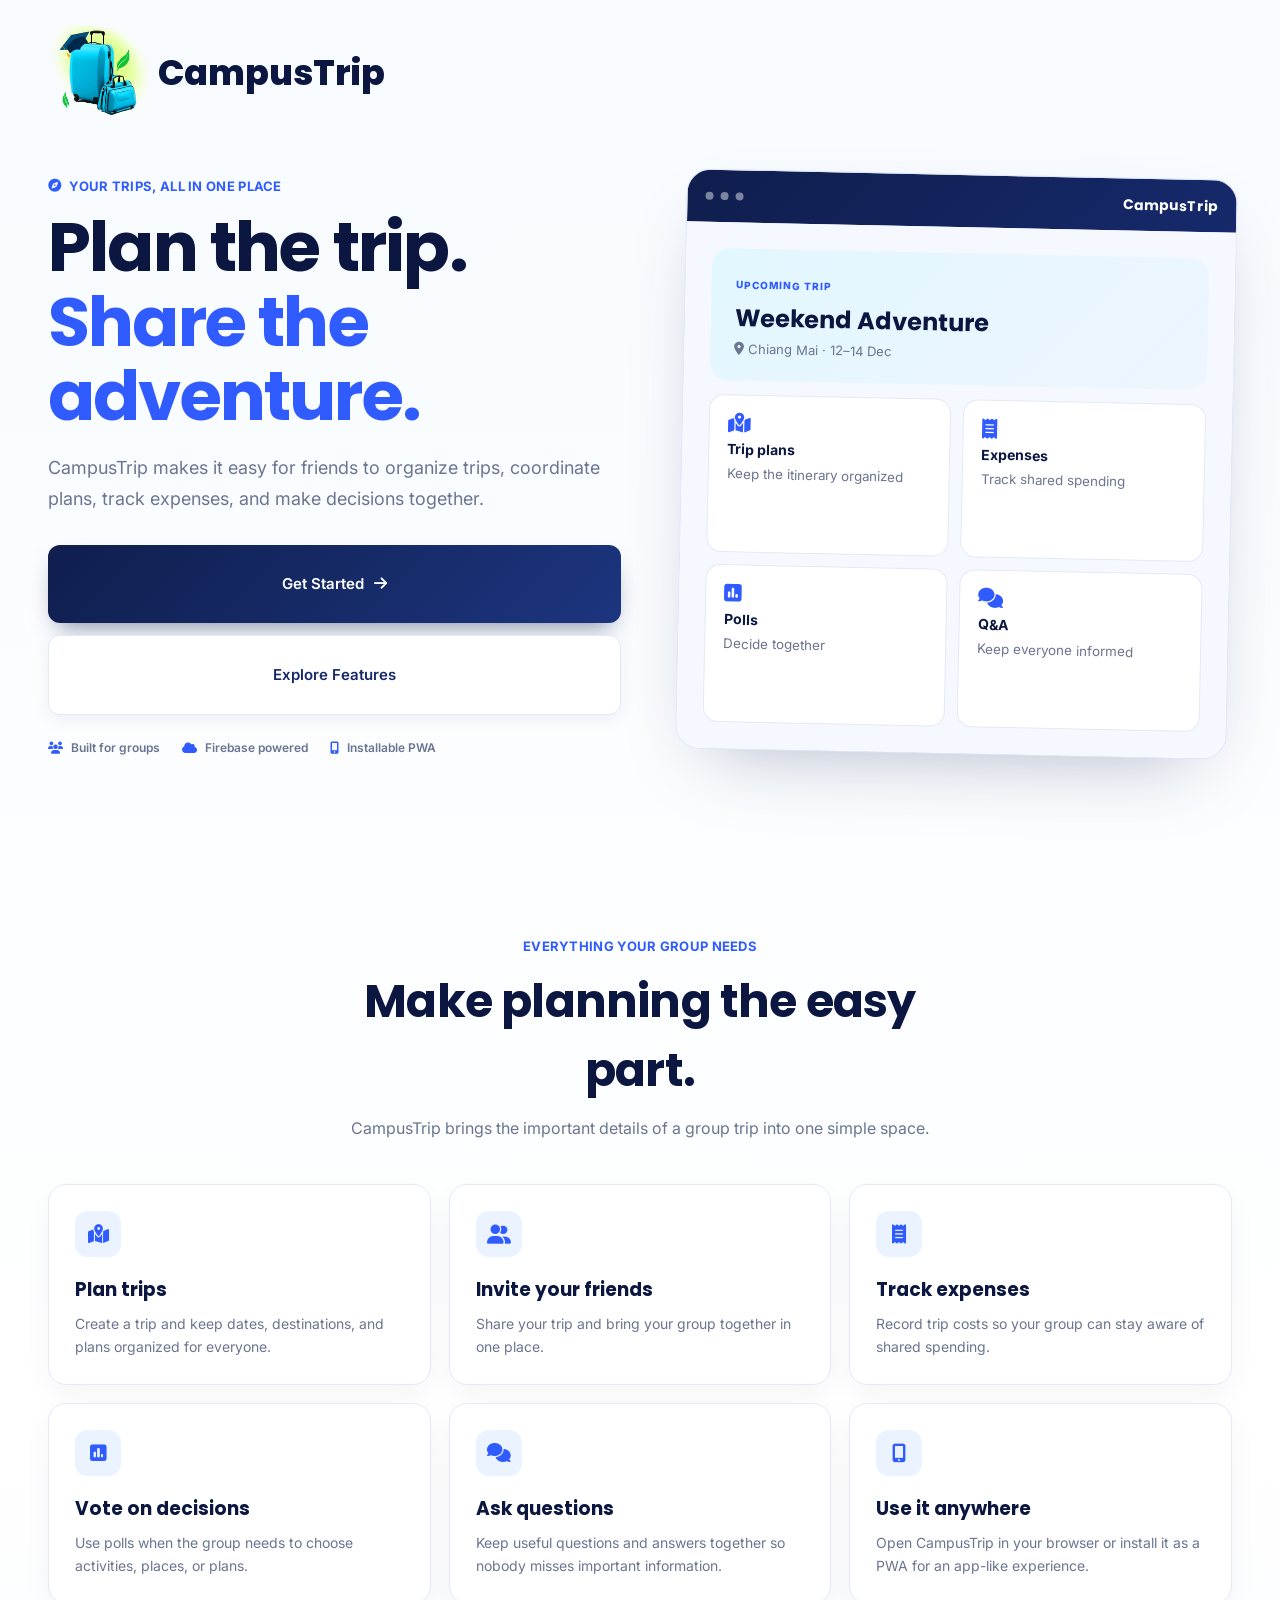
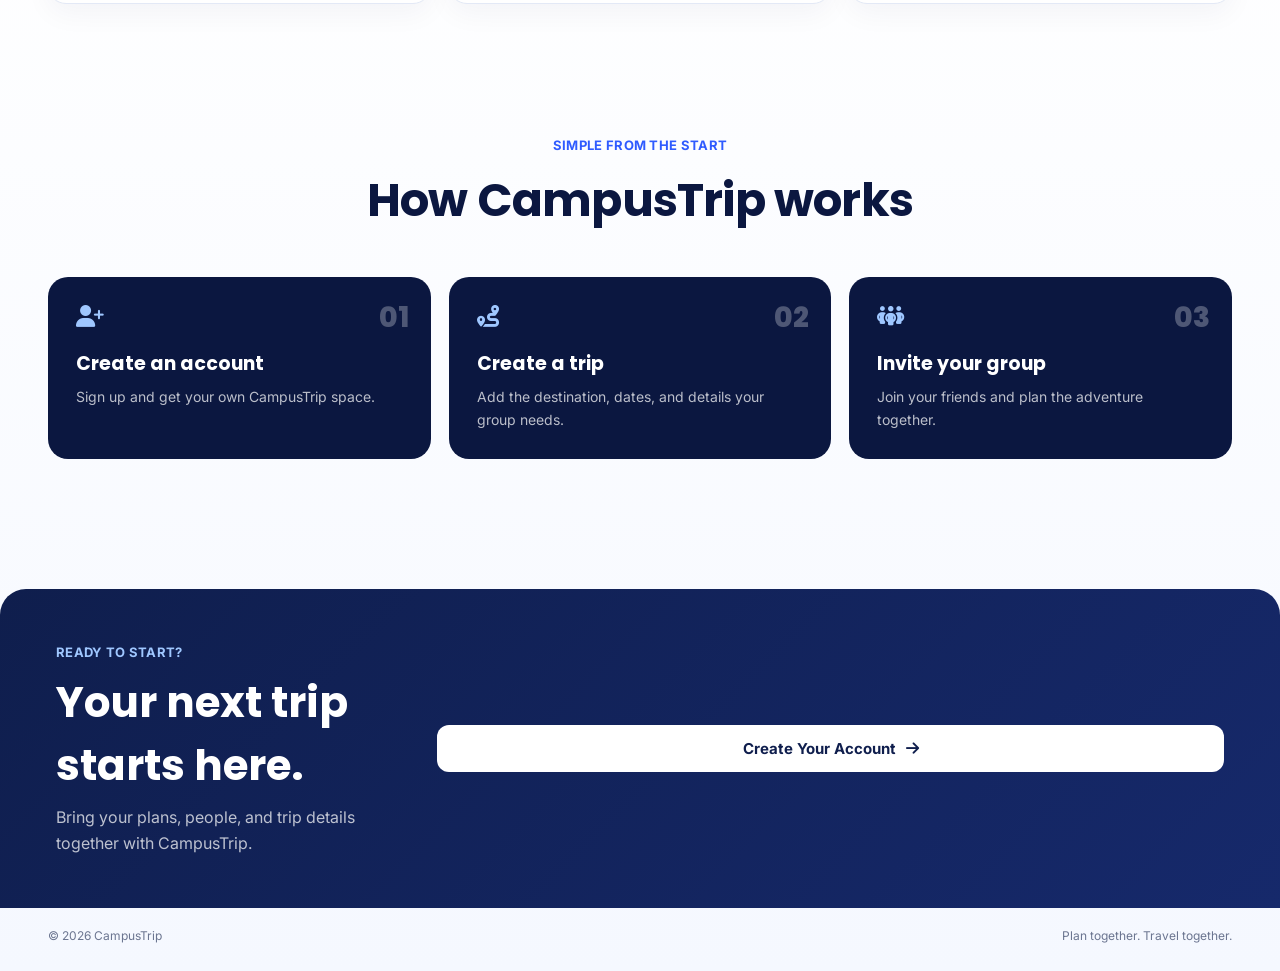
<file: index.html>
<!DOCTYPE html>
<html lang="en">
<head>
  <meta charset="UTF-8">
  <meta name="viewport" content="width=device-width, initial-scale=1.0">
  <meta name="description" content="CampusTrip helps students plan, organize, and enjoy trips together.">
  <meta name="theme-color" content="#0f1e4d">
  <link rel="manifest" href="manifest.json">
  <link rel="apple-touch-icon" href="assets/icon-192.png">
  <title>CampusTrip — Plan trips together</title>
  <link rel="stylesheet" href="css/style.css">
  <link rel="preconnect" href="https://fonts.googleapis.com">
  <link href="https://fonts.googleapis.com/css2?family=Poppins:wght@600;700;800&family=Inter:wght@400;500;600;700&display=swap" rel="stylesheet">
  <link rel="stylesheet" href="https://cdnjs.cloudflare.com/ajax/libs/font-awesome/6.5.1/css/all.min.css">
</head>
<body class="landing-body">
  <div class="landing-page">
    <header class="landing-nav">
      <a class="landing-brand" href="index.html" aria-label="CampusTrip home">
        <img src="assets/icon-192.png" alt="CampusTrip logo">
        <span>CampusTrip</span>
      </a>
    </header>

    <main>
      <section class="landing-hero">
        <div class="hero-copy">
          <span class="eyebrow"><i class="fa-solid fa-compass"></i> Your trips, all in one place</span>
          <h1>Plan the trip.<br><span>Share the adventure.</span></h1>
          <p>CampusTrip makes it easy for friends to organize trips, coordinate plans, track expenses, and make decisions together.</p>
          <div class="hero-actions">
            <a class="btn btn-primary hero-cta" href="splash.html">Get Started <i class="fa-solid fa-arrow-right"></i></a>
            <a class="btn btn-secondary" href="#features">Explore Features</a>
          </div>
          <div class="hero-trust">
            <span><i class="fa-solid fa-users"></i> Built for groups</span>
            <span><i class="fa-solid fa-cloud"></i> Firebase powered</span>
            <span><i class="fa-solid fa-mobile-screen-button"></i> Installable PWA</span>
          </div>
        </div>
        <div class="hero-visual" aria-label="CampusTrip feature preview">
          <div class="preview-window">
            <div class="preview-topbar"><span></span><span></span><span></span><strong>CampusTrip</strong></div>
            <div class="preview-content">
              <div class="preview-welcome"><small>UPCOMING TRIP</small><h3>Weekend Adventure</h3><p><i class="fa-solid fa-location-dot"></i> Chiang Mai · 12–14 Dec</p></div>
              <div class="preview-grid">
                <div class="preview-card"><i class="fa-solid fa-map-location-dot"></i><b>Trip plans</b><small>Keep the itinerary organized</small></div>
                <div class="preview-card"><i class="fa-solid fa-receipt"></i><b>Expenses</b><small>Track shared spending</small></div>
                <div class="preview-card"><i class="fa-solid fa-square-poll-vertical"></i><b>Polls</b><small>Decide together</small></div>
                <div class="preview-card"><i class="fa-solid fa-comments"></i><b>Q&amp;A</b><small>Keep everyone informed</small></div>
              </div>
            </div>
          </div>
        </div>
      </section>

      <section class="feature-section" id="features">
        <div class="section-heading">
          <span class="eyebrow">Everything your group needs</span>
          <h2>Make planning the easy part.</h2>
          <p>CampusTrip brings the important details of a group trip into one simple space.</p>
        </div>
        <div class="feature-grid">
          <article class="feature-card"><div class="feature-icon"><i class="fa-solid fa-map-location-dot"></i></div><h3>Plan trips</h3><p>Create a trip and keep dates, destinations, and plans organized for everyone.</p></article>
          <article class="feature-card"><div class="feature-icon"><i class="fa-solid fa-user-group"></i></div><h3>Invite your friends</h3><p>Share your trip and bring your group together in one place.</p></article>
          <article class="feature-card"><div class="feature-icon"><i class="fa-solid fa-receipt"></i></div><h3>Track expenses</h3><p>Record trip costs so your group can stay aware of shared spending.</p></article>
          <article class="feature-card"><div class="feature-icon"><i class="fa-solid fa-square-poll-vertical"></i></div><h3>Vote on decisions</h3><p>Use polls when the group needs to choose activities, places, or plans.</p></article>
          <article class="feature-card"><div class="feature-icon"><i class="fa-solid fa-comments"></i></div><h3>Ask questions</h3><p>Keep useful questions and answers together so nobody misses important information.</p></article>
          <article class="feature-card"><div class="feature-icon"><i class="fa-solid fa-mobile-screen-button"></i></div><h3>Use it anywhere</h3><p>Open CampusTrip in your browser or install it as a PWA for an app-like experience.</p></article>
        </div>
      </section>

      <section class="how-section" id="how-it-works">
        <div class="section-heading">
          <span class="eyebrow">Simple from the start</span>
          <h2>How CampusTrip works</h2>
        </div>
        <div class="steps-grid">
          <div class="step"><span>01</span><i class="fa-solid fa-user-plus"></i><h3>Create an account</h3><p>Sign up and get your own CampusTrip space.</p></div>
          <div class="step"><span>02</span><i class="fa-solid fa-route"></i><h3>Create a trip</h3><p>Add the destination, dates, and details your group needs.</p></div>
          <div class="step"><span>03</span><i class="fa-solid fa-people-group"></i><h3>Invite your group</h3><p>Join your friends and plan the adventure together.</p></div>
        </div>
      </section>

      <section class="cta-section">
        <div><span class="eyebrow">Ready to start?</span><h2>Your next trip starts here.</h2><p>Bring your plans, people, and trip details together with CampusTrip.</p></div>
        <a class="btn btn-light" href="signup.html">Create Your Account <i class="fa-solid fa-arrow-right"></i></a>
      </section>
    </main>

    <footer class="landing-footer"><span>© 2026 CampusTrip</span><span>Plan together. Travel together.</span></footer>
  </div>
  <script src="js/pwa.js"></script>
</body>
</html>
</file>
<file: css/style.css>
/* ============================================================
  CampusTrip — Shared Styles
   Design tokens derived from the CampusTrip wireframes:
   deep navy chrome, soft sky-blue canvas, white cards,
   warm orange accent for the primary "add" action.
   ============================================================ */

:root {
  --navy-900: #0b1740;
  --navy-800: #0f1e4d;
  --navy-700: #16296b;
  --navy-600: #1c357f;
  --blue-link: #2f5bff;
  --bg: #fbfbfb;
  --card: #ddf5ff;
  --border: #e3e9f6;
  --text: #16203f;
  --text-muted: #6b7590;
  --text-faint: #98a1bd;
  --orange: #ff6f4d;
  --orange-dark: #ef5a38;
  --success: #1fa971;
  --danger: #e5484d;
  --radius-lg: 20px;
  --radius-md: 14px;
  --radius-sm: 10px;
  --shadow-card: 0 10px 30px -14px rgba(16, 30, 77, 0.18);
  --shadow-pop: 0 18px 40px -16px rgba(16, 30, 77, 0.35);
  --font-display: "Poppins", "Segoe UI", system-ui, sans-serif;
  --font-body: "Inter", "Segoe UI", system-ui, sans-serif;
}

html, body {
  margin: 0;
  padding: 0;
  height: 100%;
  background: var(--bg);
  font-family: var(--font-body);
  color: var(--text);
  -webkit-font-smoothing: antialiased;
}

body {
  padding: 0;
  margin: 0;
}

a { color: inherit; text-decoration: none; }

button { font-family: inherit; cursor: pointer; }

/* ---------- Phone-frame shell ---------- */
.app {
  width: 100%;
  height: 100%;
  min-height: 100dvh;
  border-radius: 0;
  box-shadow: none;
  background: var(--bg);
}

/* ---------- Top bar ---------- */
.topbar {
  background: linear-gradient(135deg, var(--navy-800), var(--navy-700));
  color: #fff;
  padding: 18px 18px;
  display: flex;
  align-items: center;
  gap: 12px;
  min-height: 30px;
  flex-shrink: 0;
}

.bottom-bar {
  background: linear-gradient(135deg, var(--navy-800), var(--navy-700));
  color: #fff;
  padding: 18px 18px;
  display: sticky;
  align-items: center;
  gap: 12px;
  height: 60px;
  flex-shrink: 0;
}

.topbar .icon-btn{
  background: rgba(255,255,255,0.12);
  border: none;
  color: #fff;
  width: 34px;
  height: 34px;
  border-radius: 10px;
  display: flex;
  align-items: center;
  justify-content: center;
  font-size: 18px;
  flex-shrink: 0;
}

.topbar h1 {
  font-family: var(--font-display);
  font-size: 18px;
  font-weight: 600;
  margin: 0;
  flex: 1;
  letter-spacing: 0.2px;
}

.topbar .spacer { flex: 1; }

a { color: inherit; text-decoration: none; }

button { font-family: inherit; cursor: pointer; }


/* ---------- Screen body ---------- */
.screen {
  flex: 1;
  overflow-y: auto;
  padding: 28px clamp(18px, 4vw, 56px) 100px;
  display: flex;
  flex-direction: column;
}

.screen.centered {
  justify-content: center;
}

/* Keep forms comfortable on wide screens while the app itself fills the viewport. */
.screen.centered > form,
.screen.centered > .link-row {
  width: min(100%, 560px);
  margin-left: auto;
  margin-right: auto;
}

.screen.centered > .brand {
  width: min(100%, 560px);
  margin-left: auto;
  margin-right: auto;
}

/* ---------- Splash Screen ---------- */

.splash-screen {
  flex: 1;
  background: linear-gradient(
    135deg,
    var(--navy-800),
    var(--navy-700)
  );

  display: flex;
  align-items: center;
  justify-content: center;

  text-align: center;
}

.splash-content {
  animation: splashFadeIn 1s ease;
}

.splash-logo {
  width: 100px;
  height: 100px;
  border-radius: 20%;
  background: #fff;
  display: flex;
  align-items: center;
  justify-content: center;
  margin: 0 auto 18px;
  box-shadow: var(--shadow-pop);
  overflow: hidden;
}

.splash-logo img {
  width: 90px;
  height: 90px;
  object-fit: contain;
  display: block;
}

.splash-content h1 {
  font-family: var(--font-display);
  font-size: 30px;
  font-weight: 700;

  color: #fff;

  margin: 0;
}

.splash-content p {
  color: rgba(255,255,255,0.75);
  font-size: 13px;

  margin: 8px 0 0;
}

@keyframes splashFadeIn {
  from {
    opacity: 0;
    transform: translateY(10px);
  }

  to {
    opacity: 1;
    transform: translateY(0);
  }
}

/* ---------- Brand / Login ---------- */
.brand {
  display: flex;
  flex-direction: column;
  align-items: center;
  text-align: center;
  margin-bottom: 30px;
}

.brand-logo {
  width: 100px;
  height: 100px;
  display: flex;
  align-items: center;
  justify-content: center;
  font-size: 30px;
}

.brand h1 {
  font-family: var(--font-display);
  font-size: 26px;
  font-weight: 700;
  color: var(--navy-800);
  margin: 0;
}

.brand p {
  color: var(--text-muted);
  font-size: 13px;
  margin: 6px 0 0;
}

/* ---------- Form fields ---------- */
.field {
  display: flex;
  align-items: center;
  gap: 10px;
  background: #fff;
  border: 1.5px solid var(--border);
  border-radius: var(--radius-md);
  padding: 13px 15px;
  margin-bottom: 14px;
  transition: border-color .15s ease, box-shadow .15s ease;
}

.field:focus-within {
  border-color: var(--navy-600);
  box-shadow: 0 0 0 4px rgba(28, 53, 127, 0.08);
}

.field .fi {
  color: var(--text-faint);
  font-size: 16px;
  flex-shrink: 0;
  width: 18px;
  text-align: center;
}

.field input,
.field textarea,
.field select {
  border: none;
  outline: none;
  flex: 1;
  font-size: 14.5px;
  font-family: inherit;
  color: var(--text);
  background: transparent;
  resize: none;
}

.field textarea { padding: 4px 0; }

.field input::placeholder,
.field textarea::placeholder { color: var(--text-faint); }

.field .toggle-visibility {
  background: none;
  border: none;
  color: var(--text-faint);
  font-size: 16px;
}

.field-error {
  color: var(--danger);
  font-size: 12px;
  margin: -8px 0 12px 4px;
}

.field-label {
  font-size: 12px;
  font-weight: 600;
  color: var(--text-muted);
  text-transform: uppercase;
  letter-spacing: 0.4px;
  margin: 4px 0 8px;
}

.forgot-row {
  text-align: left;
  margin: -4px 0 14px;
}

.forgot-row .btn-text {
  padding: 0;
  font-size: 12.5px;
}

/* ---------- Buttons ---------- */
.btn {
  border: none;
  border-radius: var(--radius-md);
  padding: 14px 18px;
  font-size: 15px;
  font-weight: 600;
  width: 100%;
  display: flex;
  align-items: center;
  justify-content: center;
  gap: 8px;
  transition: transform .12s ease, box-shadow .12s ease, opacity .15s ease;
}

.btn:active { transform: scale(0.98); }

.btn-primary {
  background: linear-gradient(135deg, var(--navy-800), var(--navy-600));
  color: #fff;
  box-shadow: 0 12px 24px -10px rgba(15, 30, 77, 0.55);
}

.btn-primary:disabled {
  opacity: 0.55;
  box-shadow: none;
}

.btn-outline {
  background: #fff;
  color: var(--navy-800);
  border: 1.5px solid var(--border);
}

.btn-orange {
  background: linear-gradient(135deg, var(--orange), var(--orange-dark));
  color: #fff;
  box-shadow: 0 12px 24px -10px rgba(239, 90, 56, 0.55);
}

.btn-text {
  background: none;
  border: none;
  color: var(--blue-link);
  font-weight: 600;
  font-size: 14px;
  padding: 6px;
}

.btn-sm {
  padding: 9px 14px;
  font-size: 13px;
  width: auto;
}

.link-row {
  text-align: center;
  margin-top: 18px;
  font-size: 13.5px;
  color: var(--text-muted);
}

/* ---------- Trip cards (Home) ---------- */
.section-label {
  font-family: var(--font-display);
  font-size: 13px;
  font-weight: 600;
  color: var(--text-muted);
  text-transform: uppercase;
  letter-spacing: 0.5px;
  margin: 4px 0 14px;
}

.trip-card {
  display: flex;
  align-items: center;
  gap: 14px;
  background: #fff;
  border: 1px solid var(--border);
  border-radius: var(--radius-lg);
  padding: 20px;
  margin-bottom: 14px;
  box-shadow: var(--shadow-card);
}

.trip-card .info { flex: 1; min-width: 0; }

.trip-card .info h3 {
  margin: 0 0 4px;
  font-size: 15.5px;
  font-family: var(--font-display);
  color: var(--navy-800);
}

.trip-card .info .meta {
  font-size: 12.5px;
  color: var(--text-muted);
  display: flex;
  align-items: center;
  gap: 5px;
  margin-top: 3px;
}

.trip-card .chev {
  color: var(--text-faint);
  font-size: 18px;
  flex-shrink: 0;
}

.empty-state {
  text-align: center;
  color: var(--text-muted);
  padding: 50px 20px;
  font-size: 14px;
}

.empty-state .fi { font-size: 34px; color: var(--text-faint); display: block; margin-bottom: 10px; }

/* ---------- FAB + sheet ---------- */
.fab {
  position: absolute;
  right: 22px;
  bottom: 90px;
  width: 54px;
  height: 54px;
  border-radius: 50%;
  background: linear-gradient(135deg, var(--orange), var(--orange-dark));
  color: #fff;
  border: none;
  font-size: 24px;
  display: flex;
  align-items: center;
  justify-content: center;
  box-shadow: 0 14px 26px -8px rgba(239, 90, 56, 0.6);
  z-index: 20;
}

.sheet-backdrop {
  position: absolute;
  inset: 0;
  background: rgba(11, 23, 64, 0.35);
  display: none;
  align-items: flex-end;
  z-index: 30;
  border-radius: 0;
}

.sheet-backdrop.open { display: flex; }

.sheet {
  background: #fff;
  width: 100%;
  border-radius: 22px 22px 0 0;
  padding: 22px 20px 28px;
  box-shadow: 0 -12px 30px rgba(16,30,77,0.2);
}

.sheet h4 {
  text-align: center;
  font-family: var(--font-display);
  color: var(--navy-800);
  margin: 0 0 16px;
  font-size: 15px;
}

.sheet-option {
  display: flex;
  align-items: center;
  gap: 14px;
  padding: 14px 8px;
  border-radius: 12px;
  font-size: 14.5px;
  font-weight: 600;
  color: var(--text);
  border: none;
  background: none;
  width: 100%;
  text-align: left;
}

.sheet-option:hover { background: var(--bg); }

.sheet-option .fi {
  width: 34px;
  height: 34px;
  border-radius: 10px;
  background: var(--bg);
  color: var(--navy-700);
  display: flex;
  align-items: center;
  justify-content: center;
}

/* ---------- Trip header (dashboard) ---------- */

.trip-hero {
  display: flex;

  gap: 14px;

  background: #fff;

  border: 1px solid var(--border);

  border-radius: var(--radius-lg);

  padding: 25px;

  margin-bottom: 16px;

  box-shadow: var(--shadow-card);
}

.trip-hero .info h2 {
  margin: 0 0 6px;
  font-family: var(--font-display);
  font-size: 16.5px;
  color: var(--navy-800);
}

.trip-hero .info .meta-row {
  font-size: 12.5px;
  color: var(--text-muted);
  display: flex;
  align-items: center;
  gap: 6px;
  margin-bottom: 3px;
  margin-left: 10px;
}

#tripName {
  font-family: var(--font-display);
  font-size: 16.5px;
  color: var(--navy-800);
  margin:  0 10px;
  margin-bottom: 6px;
}

#topbarTripName {
  font-family: var(--font-display);
  font-size: 16.5px;
  color: #ffffff;
  margin: 0;
  margin-left: 10px;
}

.trip-code-pill {
  display: inline-flex;
  align-items: center;
  gap: 6px;
  background: var(--bg);
  color: var(--navy-700);
  font-size: 11.5px;
  font-weight: 700;
  padding: 4px 10px;
  border-radius: 20px;
  margin-top: 6px;
  letter-spacing: 0.4px;
}

/* ---------- Tabs ---------- */
.tabs {
  display: flex;
  border-bottom: 1.5px solid var(--border);
  margin-bottom: 18px;
}

.tab {
  flex: 1;
  text-align: center;
  padding: 10px 4px 12px;
  font-size: 13px;
  font-weight: 600;
  color: var(--text-muted);
  background: none;
  border: none;
  border-bottom: 2.5px solid transparent;
  margin-bottom: -1.5px;
}

.tab.active {
  color: var(--navy-800);
  border-bottom-color: var(--orange);
}

.tab-panel { display: none; flex-direction: column; }
.tab-panel.active { display: flex; }

/* ---------- Members list ---------- */
.member-row {
  display: flex;
  align-items: center;
  gap: 12px;
  padding: 11px 4px;
  border-bottom: 1px solid var(--border);
}

.avatar {
  width: 40px;
  height: 40px;
  border-radius: 50%;
  background: linear-gradient(135deg, var(--navy-700), var(--navy-600));
  color: #fff;
  display: flex;
  align-items: center;
  justify-content: center;
  font-weight: 700;
  font-size: 14px;
  flex-shrink: 0;
  text-transform: uppercase;
}

.member-row .name { flex: 1; font-size: 14.5px; font-weight: 500; }
.member-row .name .sub { display: block; font-size: 11.5px; color: var(--text-faint); font-weight: 400; }

.badge {
  font-size: 11px;
  font-weight: 700;
  padding: 4px 10px;
  border-radius: 20px;
  background: rgba(47, 91, 255, 0.1);
  color: var(--blue-link);
}

.badge.remove {
  background: rgba(229, 72, 77, 0.1);
  color: var(--danger);
  border: none;
  cursor: pointer;
}

/* ---------- Expenses ---------- */
.expense-row {
  display: flex;
  align-items: center;
  gap: 12px;
  padding: 11px 4px;
  border-bottom: 1px solid var(--border);
}

.expense-row .ic {
  width: 38px;
  height: 38px;
  border-radius: 10px;
  background: var(--bg);
  color: var(--navy-700);
  display: flex;
  align-items: center;
  justify-content: center;
  flex-shrink: 0;
}

.expense-row .info { flex: 1; min-width: 0; }
.expense-row .info .title { font-size: 14px; font-weight: 600; }
.expense-row .info .sub { font-size: 11.5px; color: var(--text-faint); }
.expense-row .amount { font-size: 14.5px; font-weight: 700; color: var(--navy-800); white-space: nowrap; }

.share-card {
  background: var(--bg);
  border-radius: var(--radius-md);
  padding: 16px 18px;
  display: flex;
  align-items: center;
  justify-content: space-between;
  margin: 16px 0 18px;
}

.share-card .label { font-size: 13.5px; font-weight: 600; color: var(--navy-700); }
.share-card .value { font-size: 19px; font-weight: 800; color: var(--navy-800); }

/* ---------- Q&A ---------- */
.qa-card {
  background: #fff;
  border: 1px solid var(--border);
  border-radius: var(--radius-md);
  padding: 14px;
  margin-bottom: 14px;
}

.qa-card .q { font-size: 14px; font-weight: 700; margin-bottom: 3px; }
.qa-card .q-meta { font-size: 11.5px; color: var(--text-faint); margin-bottom: 10px; }

.qa-answer {
  background: var(--bg);
  border-radius: 10px;
  padding: 10px 12px;
  font-size: 13px;
  color: var(--text);
  margin-bottom: 6px;
}

.qa-answer .a-meta { font-size: 11px; color: var(--text-faint); margin-top: 4px; }

.qa-answer-form {
  display: flex;
  gap: 8px;
  margin-top: 8px;
}

.qa-answer-form input {
  flex: 1;
  border: 1.5px solid var(--border);
  border-radius: 10px;
  padding: 8px 11px;
  font-size: 13px;
  font-family: inherit;
}

.qa-answer-form button {
  border: none;
  background: var(--navy-800);
  color: #fff;
  border-radius: 10px;
  padding: 0 14px;
  font-size: 13px;
  font-weight: 600;
}

/* ---------- Poll ---------- */
.poll-card {
  background: #fff;
  border: 1px solid var(--border);
  border-radius: var(--radius-md);
  padding: 16px;
  margin-bottom: 16px;
}

.poll-card .q { font-weight: 700; font-size: 14.5px; margin-bottom: 14px; }

.poll-option {
  margin-bottom: 14px;
  cursor: pointer;
}

.poll-option .row {
  display: flex;
  align-items: center;
  gap: 10px;
  font-size: 13.5px;
  margin-bottom: 6px;
}

.poll-option input[type="radio"] {
  accent-color: var(--navy-700);
  width: 16px;
  height: 16px;
}

.poll-option .opt-label { flex: 1; font-weight: 500; }
.poll-option .opt-votes { font-size: 12px; color: var(--text-muted); }

.poll-bar-track {
  height: 8px;
  background: var(--bg);
  border-radius: 6px;
  overflow: hidden;
  margin-left: 26px;
}

.poll-bar-fill {
  height: 100%;
  background: linear-gradient(90deg, var(--navy-700), var(--blue-link));
  border-radius: 6px;
  transition: width .4s ease;
}

/* ---------- Bottom fixed action ---------- */
.bottom-action {
  position: sticky;
  bottom: 0;
  padding: 14px 18px 20px;
  background: linear-gradient(0deg, #fff 65%, rgba(255,255,255,0));
  margin-top: auto;
}

/* ---------- Toast ---------- */
.toast {
  position: absolute;
  left: 50%;
  bottom: 24px;
  transform: translateX(-50%) translateY(20px);
  background: var(--navy-900);
  color: #fff;
  padding: 11px 18px;
  border-radius: 30px;
  font-size: 13px;
  font-weight: 500;
  box-shadow: 0 12px 24px -6px rgba(0,0,0,0.35);
  opacity: 0;
  pointer-events: none;
  transition: opacity .25s ease, transform .25s ease;
  z-index: 100;
  max-width: 85%;
  text-align: center;
}

.toast.show {
  opacity: 1;
  transform: translateX(-50%) translateY(0);
}

.toast.error { background: var(--danger); }
.toast.success { background: var(--success); }

/* ---------- Loading ---------- */
.spinner {
  width: 22px;
  height: 22px;
  border: 3px solid rgba(255,255,255,0.35);
  border-top-color: #fff;
  border-radius: 50%;
  animation: spin .7s linear infinite;
}

.spinner.dark {
  border: 3px solid rgba(15,30,77,0.15);
  border-top-color: var(--navy-800);
}

@keyframes spin { to { transform: rotate(360deg); } }

.loading-screen {
  flex: 1;
  display: flex;
  align-items: center;
  justify-content: center;
}

/* ---------- Misc ---------- */
.hidden { display: none !important; }

.icon-circle {
  width: 90px;
  height: 90px;
  border-radius: 50%;
  background: var(--bg);
  color: var(--navy-700);
  display: flex;
  align-items: center;
  justify-content: center;
  font-size: 36px;
  margin: 0 auto 18px;
}

.centered-text { text-align: center; }
.centered-text h2 { font-family: var(--font-display); color: var(--navy-800); font-size: 19px; margin: 0 0 8px; }
.centered-text p { color: var(--text-muted); font-size: 13.5px; margin: 0 0 24px; line-height: 1.5; }

.code-display {
  text-align: center;
  background: var(--bg);
  border-radius: var(--radius-md);
  padding: 20px;
  margin: 18px 0;
}

.code-display .label { font-size: 12px; color: var(--text-muted); text-transform: uppercase; letter-spacing: 0.5px; margin-bottom: 8px; }
.code-display .code { font-size: 26px; font-weight: 800; color: var(--navy-800); letter-spacing: 4px; font-family: var(--font-display); }

/* ============================================================
   CampusTrip public introduction / landing page
   ============================================================ */
.landing-body { display:block; min-height:100vh; background:#f7faff; }
.landing-page { min-height:100vh; background:linear-gradient(180deg,#f7fbff 0%,#ffffff 55%,#f5f8ff 100%); overflow:hidden; }
.landing-nav { max-width:1200px; margin:0 auto; padding:22px clamp(20px,4vw,48px); display:flex; align-items:center; justify-content:space-between; gap:24px; }
.landing-brand { display:flex; align-items:center; gap:10px; font-family:var(--font-display); font-size:35px; font-weight:800; color:var(--navy-900); }
.landing-brand img { width:100px; height:100px; object-fit:contain; border-radius:12px; }
.landing-nav-actions { display:flex; align-items:center; gap:24px; font-size:14px; font-weight:600; color:var(--text-muted); }
.landing-nav-actions a:hover { color:var(--navy-700); }
.landing-nav-actions .nav-login { color:var(--navy-700); }
.landing-nav-actions .nav-signup { color:#fff; padding:11px 18px; border-radius:11px; }
.landing-hero { max-width:1200px; margin:0 auto; padding:30px clamp(20px,4vw,48px) 90px; display:grid; grid-template-columns:1.02fr .98fr; gap:60px; align-items:center; }
.hero-copy { max-width:620px; }
.eyebrow { display:inline-flex; align-items:center; gap:8px; color:var(--blue-link); font-size:13px; font-weight:700; letter-spacing:.3px; text-transform:uppercase; }
.hero-copy h1 { margin:16px 0 18px; font-family:var(--font-display); font-size:clamp(42px,5.4vw,70px); line-height:1.08; letter-spacing:-1.8px; color:var(--navy-900); }
.hero-copy h1 span { color:var(--blue-link); }
.hero-copy > p { max-width:580px; margin:0; font-size:18px; line-height:1.75; color:var(--text-muted); }
.hero-actions { display:flex; flex-wrap:wrap; gap:12px; margin-top:30px; }
.hero-actions .btn { min-height:50px; padding:14px 21px; border-radius:12px; display:inline-flex; align-items:center; justify-content:center; gap:10px; }
.btn-secondary { background:#fff; border:1px solid var(--border); color:var(--navy-700); box-shadow:0 5px 18px rgba(16,30,77,.06); }
.hero-trust { display:flex; flex-wrap:wrap; gap:16px 22px; margin-top:25px; color:var(--text-muted); font-size:12px; font-weight:600; }
.hero-trust i { color:var(--blue-link); margin-right:5px; }
.hero-visual { position:relative; }
.preview-window { border:1px solid #dce7fb; background:#fff; border-radius:24px; box-shadow:0 30px 80px -35px rgba(15,30,77,.35); overflow:hidden; transform:rotate(1.2deg); }
.preview-topbar { height:52px; padding:0 18px; background:linear-gradient(135deg,var(--navy-800),var(--navy-700)); display:flex; align-items:center; gap:7px; color:#fff; }
.preview-topbar span { width:8px; height:8px; border-radius:50%; background:rgba(255,255,255,.45); }
.preview-topbar strong { margin-left:auto; font-family:var(--font-display); font-size:14px; }
.preview-content { padding:26px; background:#f5f9ff; }
.preview-welcome { padding:24px; border-radius:18px; background:linear-gradient(135deg,#e2f7ff,#eef5ff); }
.preview-welcome small { color:var(--blue-link); font-weight:800; letter-spacing:1px; font-size:10px; }
.preview-welcome h3 { margin:8px 0 5px; color:var(--navy-900); font-family:var(--font-display); font-size:24px; }
.preview-welcome p { margin:0; color:var(--text-muted); font-size:13px; }
.preview-grid { display:grid; grid-template-columns:1fr 1fr; gap:12px; margin-top:14px; }
.preview-card { min-height:120px; padding:18px; border-radius:15px; background:#fff; border:1px solid var(--border); display:flex; flex-direction:column; gap:7px; }
.preview-card i { color:var(--blue-link); font-size:20px; }
.preview-card b { font-size:14px; color:var(--navy-900); }
.preview-card small { color:var(--text-muted); line-height:1.4; }
.feature-section, .how-section { max-width:1200px; margin:0 auto; padding:90px clamp(20px,4vw,48px); }
.section-heading { max-width:650px; margin:0 auto 42px; text-align:center; }
.section-heading h2 { margin:12px 0 10px; font-family:var(--font-display); font-size:clamp(30px,4vw,46px); color:var(--navy-900); letter-spacing:-.8px; }
.section-heading p { margin:0; color:var(--text-muted); line-height:1.7; }
.feature-grid { display:grid; grid-template-columns:repeat(3,1fr); gap:18px; }
.feature-card { background:#fff; border:1px solid var(--border); border-radius:18px; padding:26px; box-shadow:0 10px 28px rgba(16,30,77,.045); transition:transform .2s ease, box-shadow .2s ease; }
.feature-card:hover { transform:translateY(-4px); box-shadow:0 18px 40px rgba(16,30,77,.10); }
.feature-icon { width:46px; height:46px; border-radius:13px; background:#eaf3ff; color:var(--blue-link); display:flex; align-items:center; justify-content:center; font-size:19px; }
.feature-card h3 { margin:18px 0 8px; font-family:var(--font-display); color:var(--navy-900); }
.feature-card p { margin:0; color:var(--text-muted); line-height:1.65; font-size:14px; }
.how-section { padding-top:40px; }
.steps-grid { display:grid; grid-template-columns:repeat(3,1fr); gap:18px; }
.step { position:relative; padding:28px; background:var(--navy-900); color:#fff; border-radius:20px; overflow:hidden; }
.step > span { position:absolute; top:20px; right:22px; color:rgba(255,255,255,.28); font-family:var(--font-display); font-size:28px; font-weight:800; }
.step i { font-size:22px; margin-bottom:22px; color:#9fc7ff; }
.step h3 { margin:0 0 8px; font-family:var(--font-display); font-size:19px; }
.step p { margin:0; color:rgba(255,255,255,.72); line-height:1.6; font-size:14px; }
.cta-section { max-width:1200px; margin:40px auto 0; padding:52px clamp(24px,5vw,56px); border-radius:26px 26px 0 0; background:linear-gradient(135deg,var(--navy-800),var(--navy-700)); color:#fff; display:flex; align-items:center; justify-content:space-between; gap:30px; }
.cta-section .eyebrow { color:#9fc7ff; }
.cta-section h2 { margin:10px 0 8px; font-family:var(--font-display); font-size:clamp(28px,4vw,42px); }
.cta-section p { margin:0; color:rgba(255,255,255,.72); line-height:1.6; }
.btn-light { background:#fff; color:var(--navy-800); padding:14px 20px; border-radius:12px; font-weight:700; display:inline-flex; align-items:center; gap:10px; white-space:nowrap; }
.landing-footer { max-width:1200px; margin:0 auto; padding:20px clamp(20px,4vw,48px) 28px; display:flex; justify-content:space-between; gap:15px; color:var(--text-muted); font-size:12px; }
@media (max-width:900px) { .landing-nav-actions a:not(.nav-login):not(.nav-signup), .landing-nav-actions .nav-login { display:none; } .landing-hero { grid-template-columns:1fr; padding-top:45px; gap:42px; } .hero-copy { max-width:none; text-align:center; margin:auto; } .hero-copy > p { margin:auto; } .hero-actions, .hero-trust { justify-content:center; } .feature-grid { grid-template-columns:repeat(2,1fr); } .steps-grid { grid-template-columns:1fr; } .cta-section { margin-left:20px; margin-right:20px; border-radius:22px; } }
@media (max-width:600px) { .landing-nav { padding:15px 18px; } .landing-brand { font-size:18px; } .landing-brand img { width:36px; height:36px; } .nav-signup { padding:9px 13px !important; font-size:12px; } .landing-hero { padding:38px 18px 65px; } .hero-copy h1 { font-size:42px; letter-spacing:-1.2px; } .hero-copy > p { font-size:15px; } .hero-actions { flex-direction:column; } .hero-actions .btn { width:100%; } .hero-trust { gap:10px; font-size:11px; } .preview-content { padding:15px; } .preview-welcome { padding:18px; } .preview-welcome h3 { font-size:20px; } .preview-grid { gap:8px; } .preview-card { min-height:105px; padding:14px; } .feature-section, .how-section { padding:65px 18px; } .feature-grid { grid-template-columns:1fr; } .section-heading { margin-bottom:30px; } .section-heading h2 { font-size:30px; } .cta-section { margin:10px 18px 0; padding:34px 22px; flex-direction:column; align-items:flex-start; } .cta-section .btn-light { width:100%; justify-content:center; } .landing-footer { padding:20px 18px 28px; flex-direction:column; } }

/* ============================================================
   CampusTrip — Full-screen mobile app shell correction
   Removes the outer/double rounded frame and makes the app
   fill the viewport like the approved design.
   ============================================================ */

html,
body {
  width: 100%;
  height: 100%;
  margin: 0;
  padding: 0;
  background: #ddf5ff;
}

body {
  min-width: 0;
  min-height: 100vh;
  min-height: 100dvh;
  overflow: hidden;
}

.app {
  width: 100%;
  height: 100vh;
  height: 100dvh;
  min-height: 100vh;
  min-height: 100dvh;
  margin: 0;
  padding: 0;
  border: 0;
  border-radius: 0;
  box-shadow: none;
  overflow: hidden;
  background: #ddf5ff;
}

.topbar {
  border-radius: 0;
}

.screen {
  background: #ddf5ff;
  border-radius: 0;
  border: 0;
  box-shadow: none;
  padding: 28px 18px 100px;
}

.trip-card {
  border: none;
  border-radius: 20px;
  box-shadow: 0 10px 30px -14px rgba(16, 30, 77, 0.18);
  padding: 20px;
}

.fab {
  right: 22px;
  bottom: 86px;
}

@media (max-width: 600px) {
  html,
  body {
    padding: 0;
    margin: 0;
  }

  .app {
    width: 100%;
    min-height: 100dvh;
    border-radius: 0;
    box-shadow: none;
  }

  .screen {
    padding: 28px 18px 100px;
    border-radius: 0;
  }

  .trip-card {
    border: none;
    box-shadow: 0 10px 30px -14px rgba(16, 30, 77, 0.18);
  }
}
</file>
